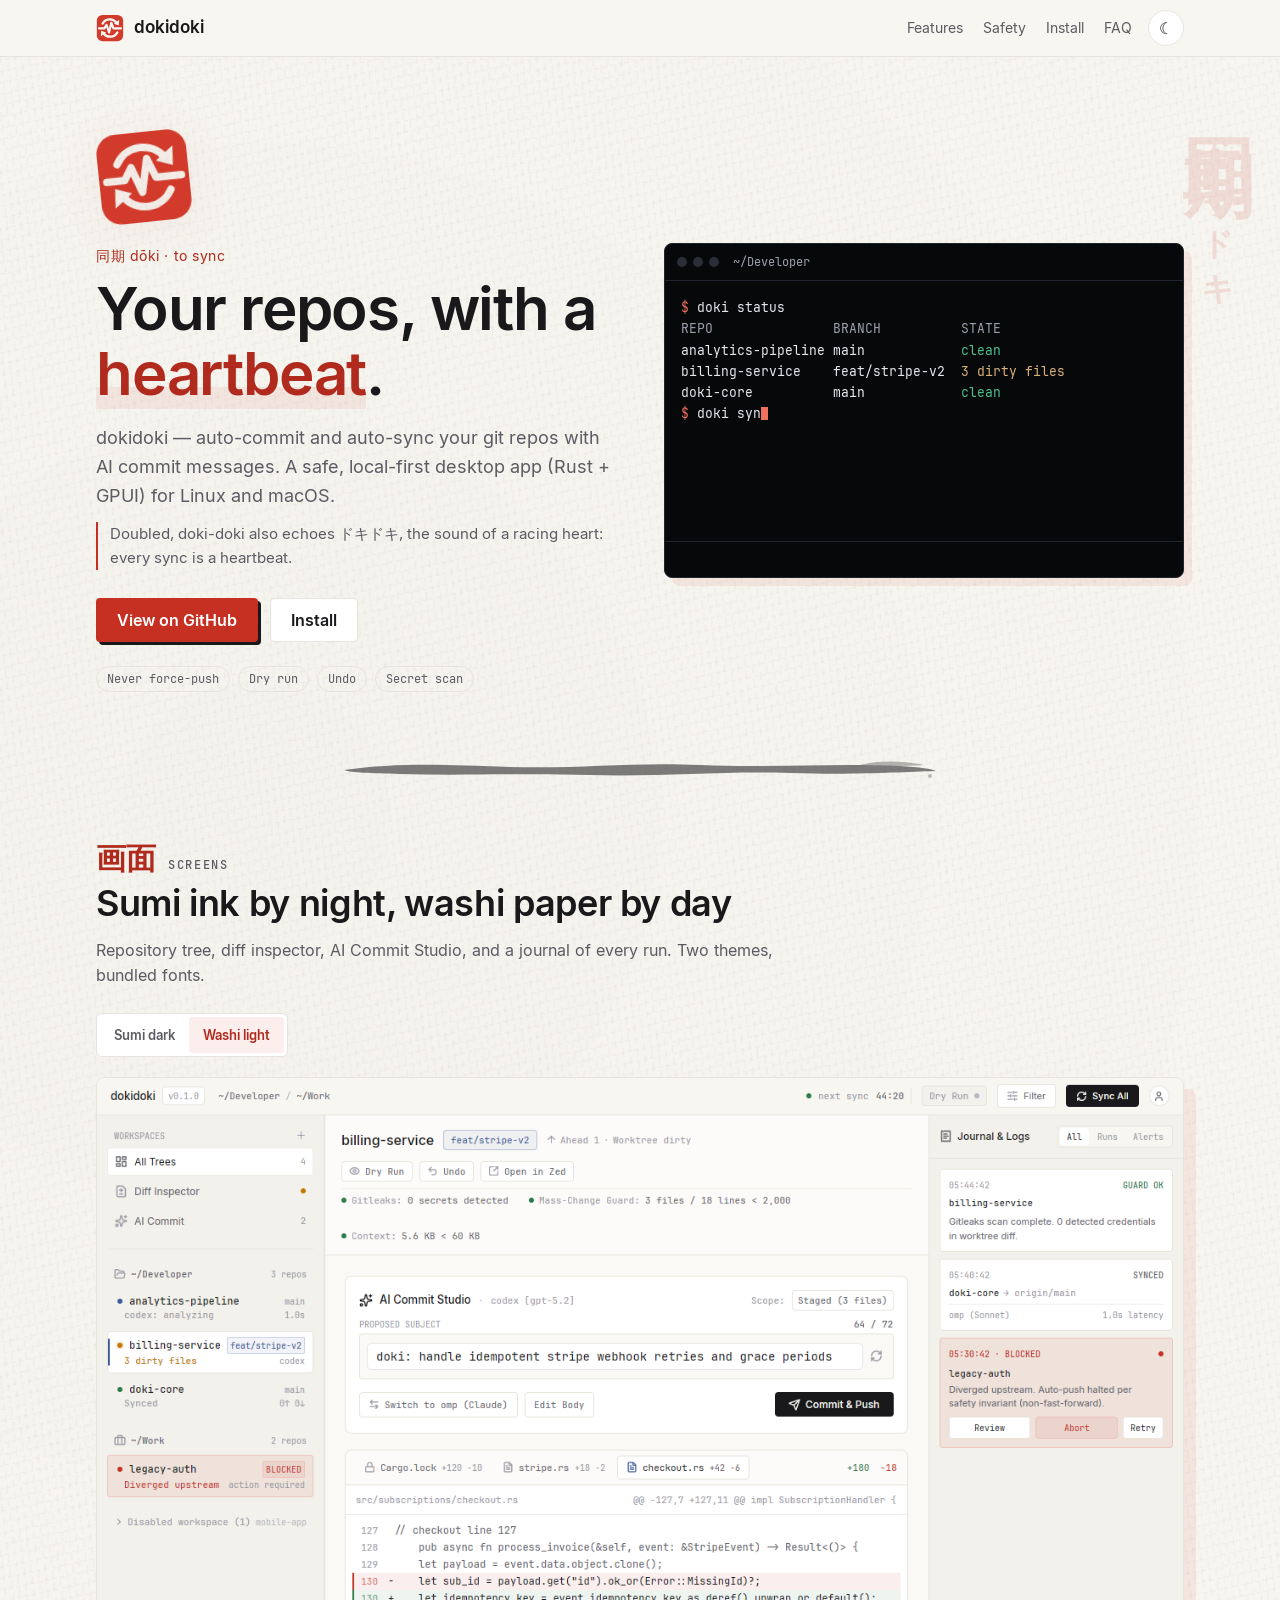
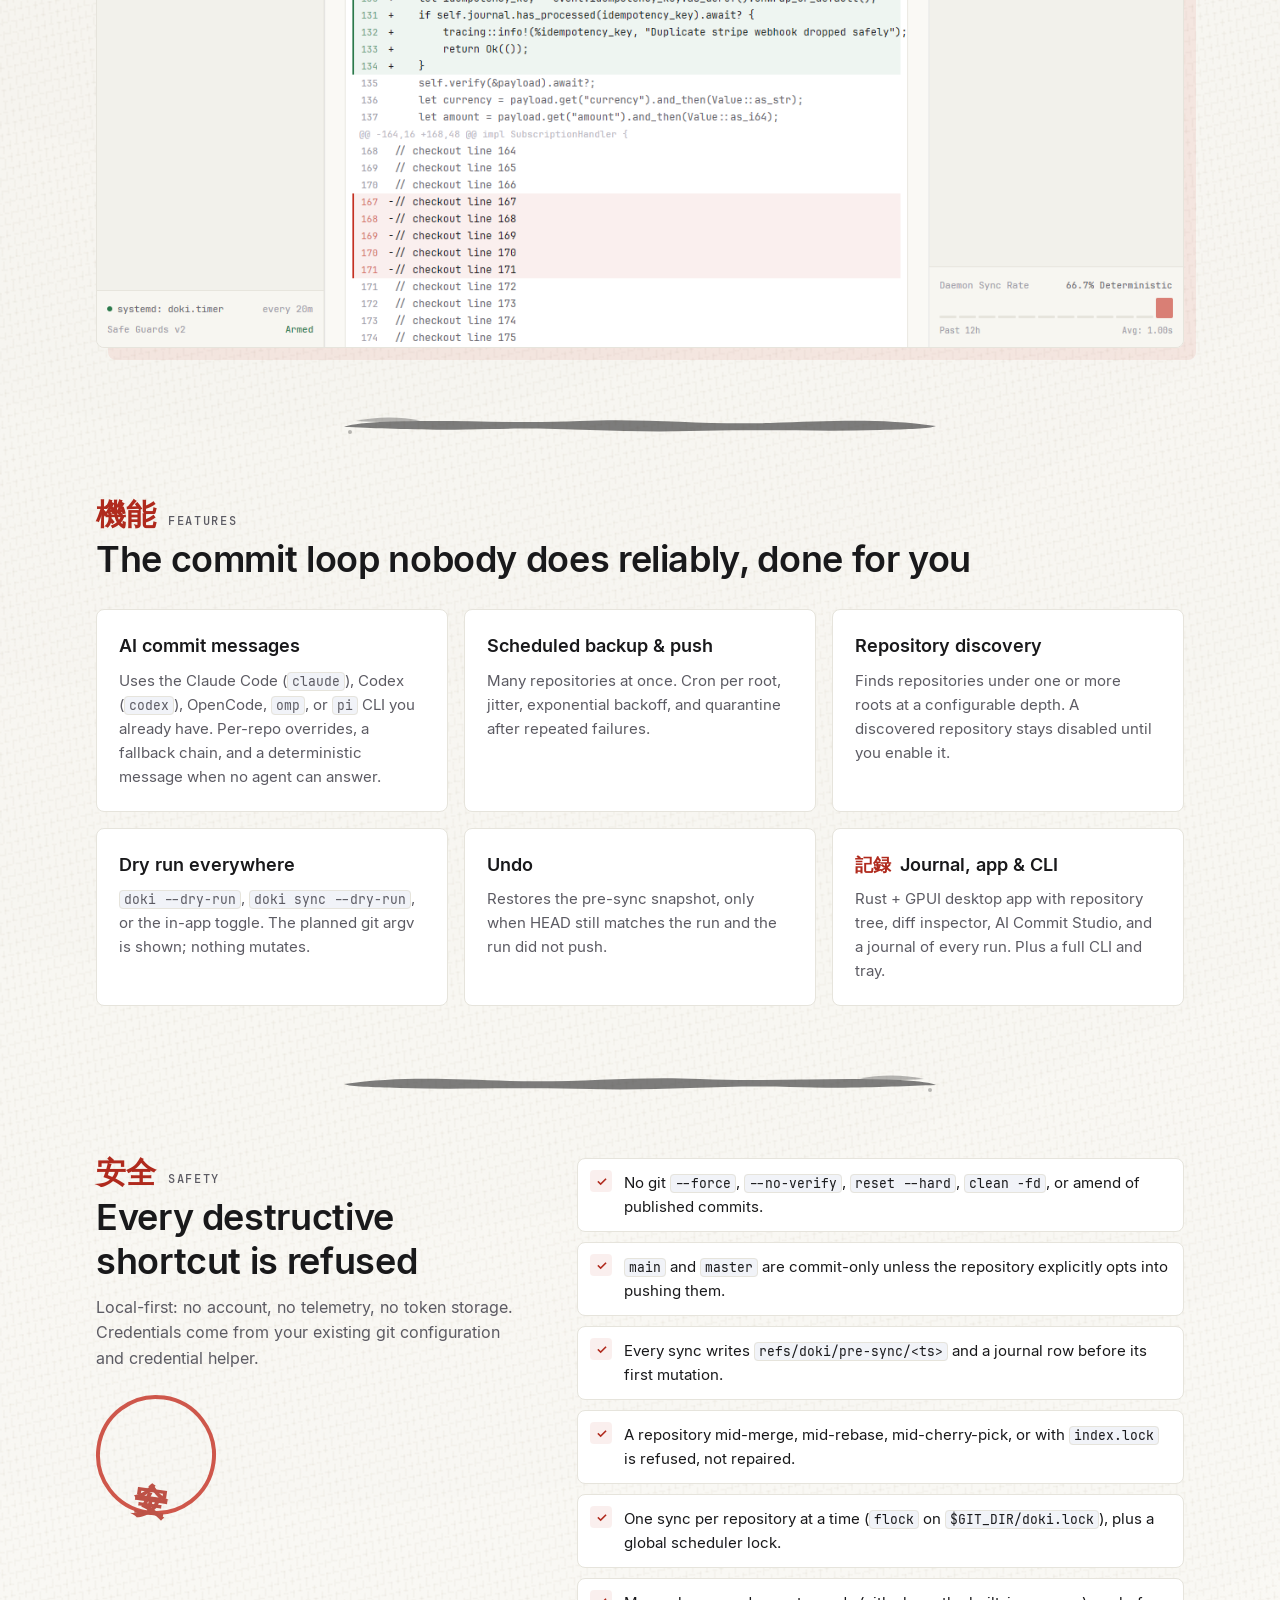
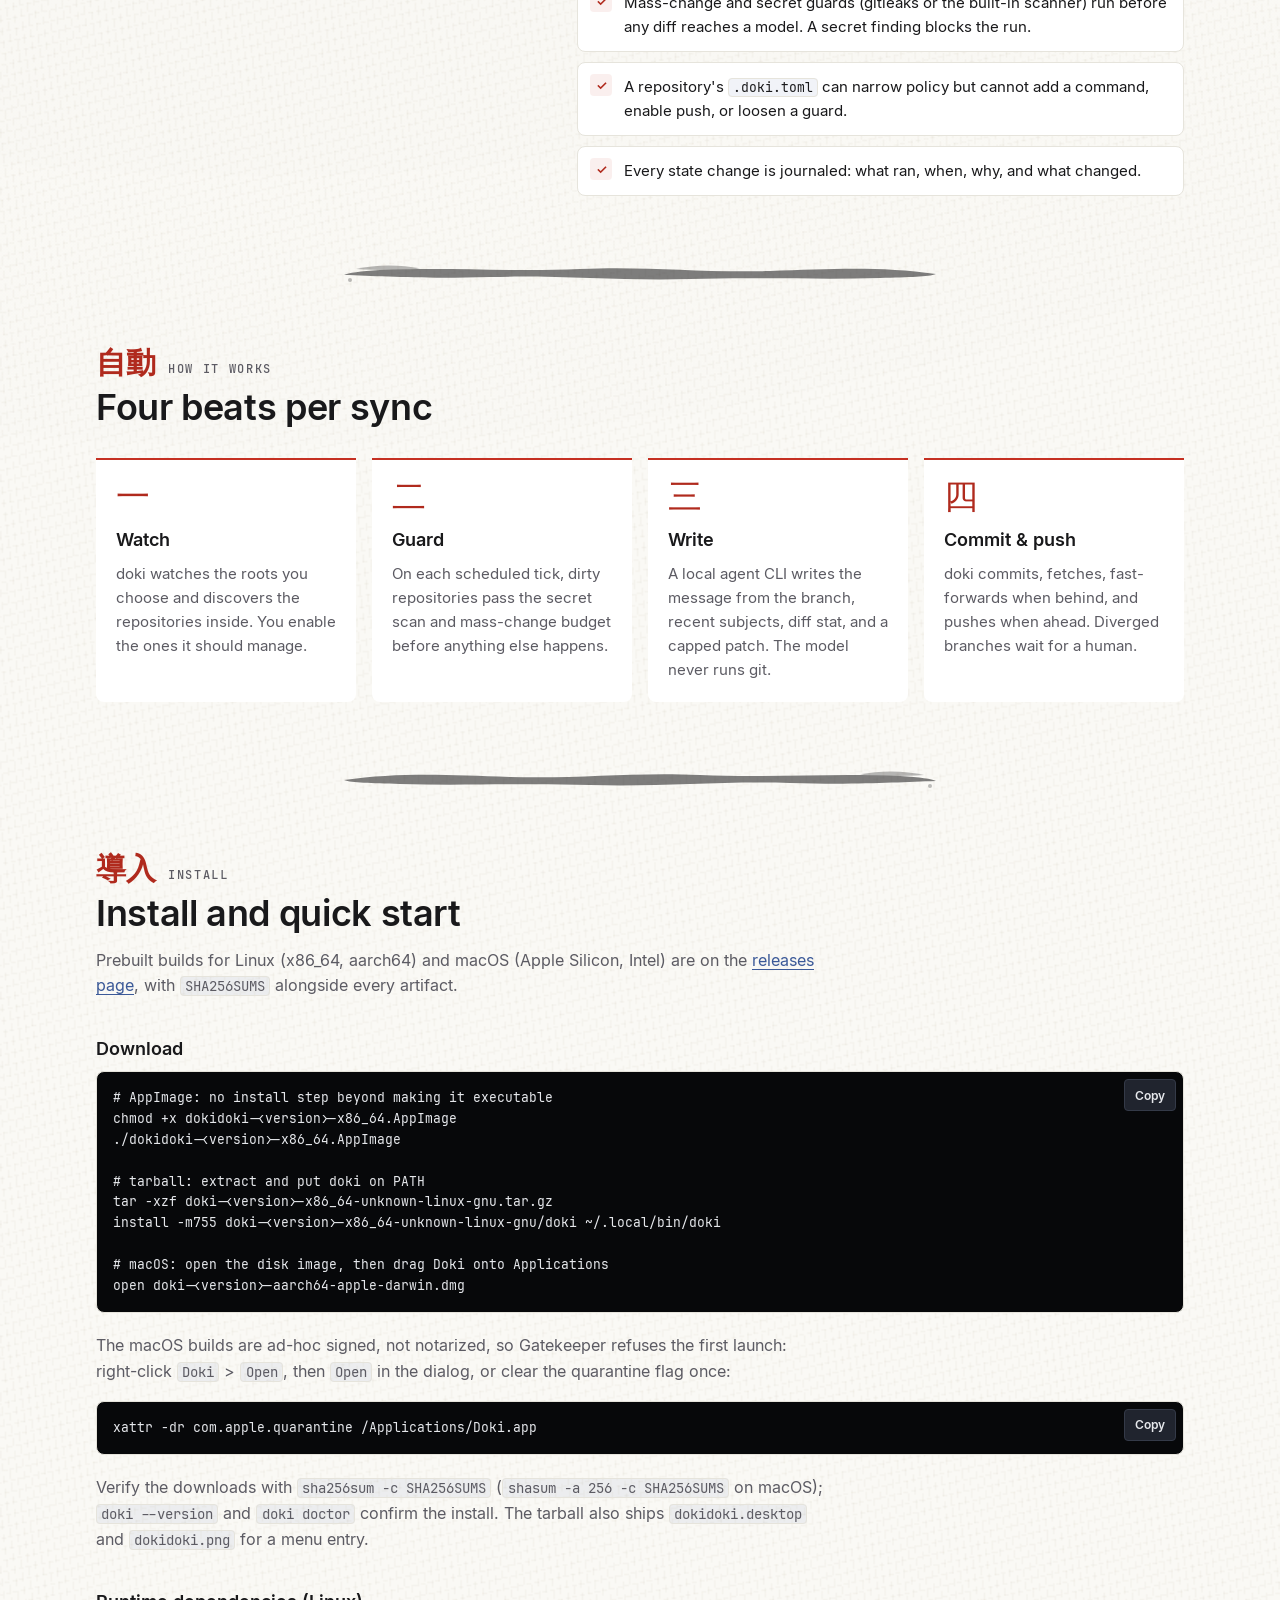
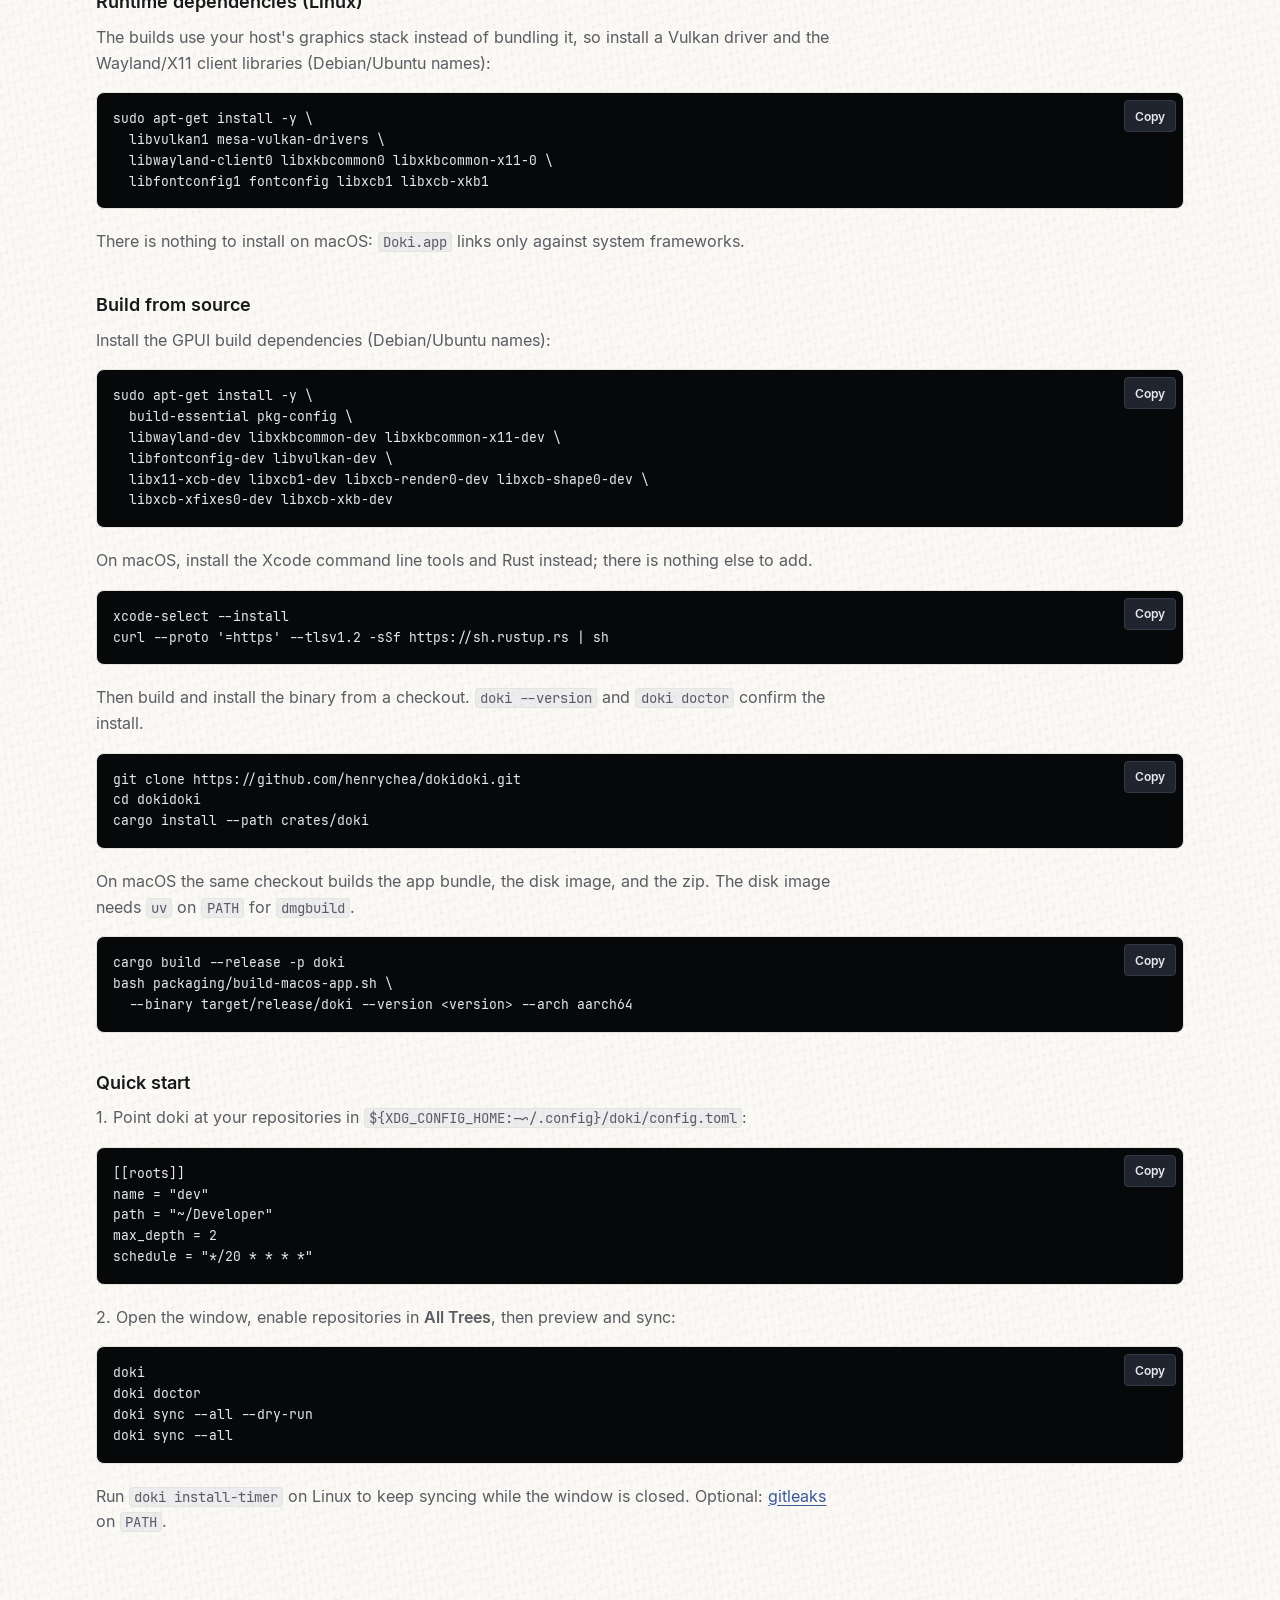
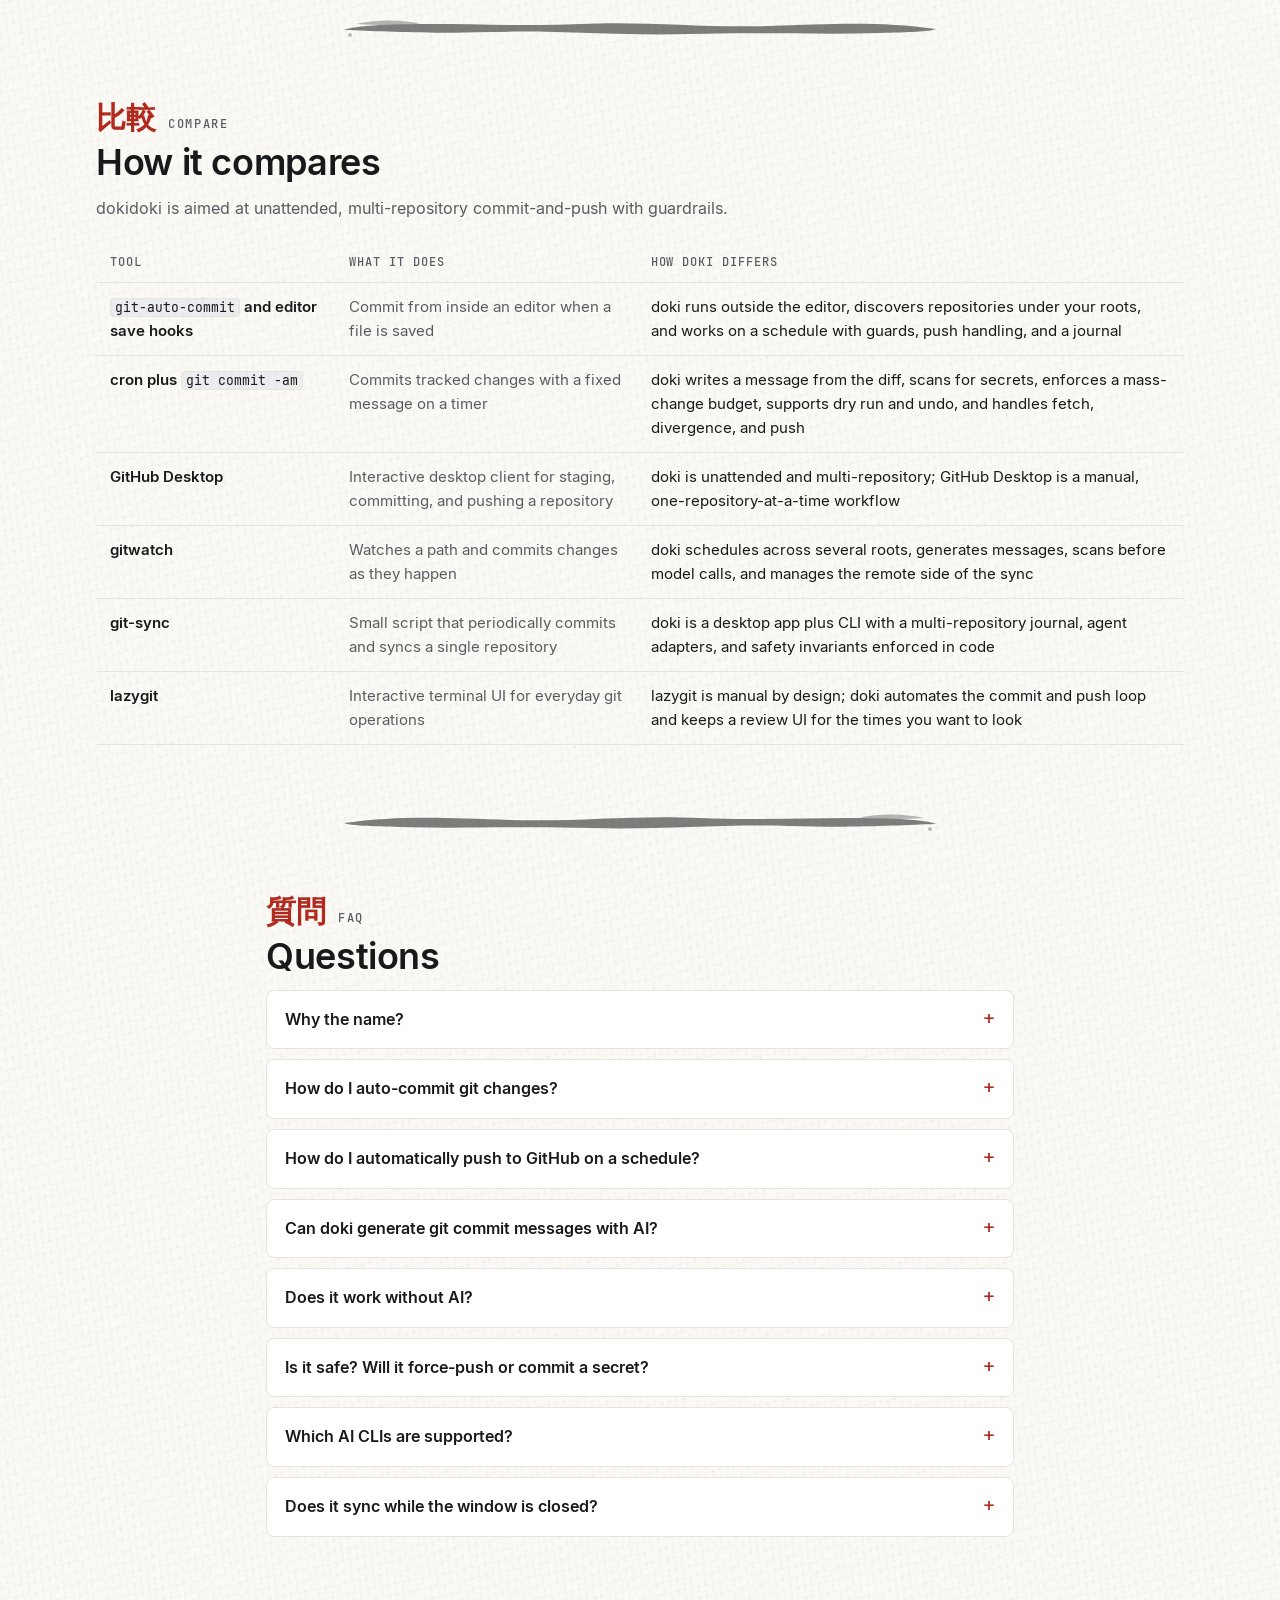
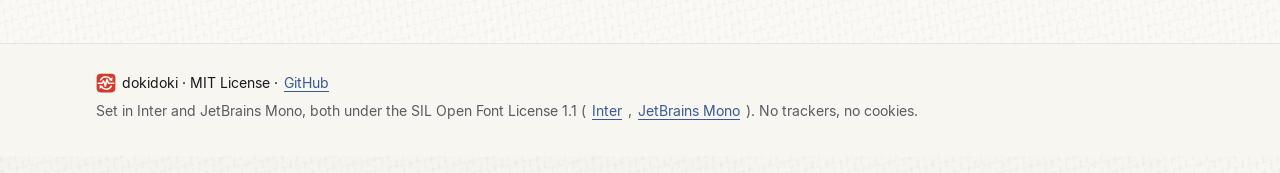
<file: site/index.html>
<!doctype html>
<html lang="en">
<head>
<meta charset="utf-8">
<meta name="viewport" content="width=device-width, initial-scale=1">
<title>dokidoki — AI git auto-commit &amp; auto-sync for Linux and macOS</title>
<meta name="description" content="dokidoki (from 同期, dōki: to sync) auto-commits and auto-syncs your git repos with AI commit messages. A safe, local-first Rust + GPUI desktop app and CLI for Linux and macOS: never force-pushes, scans for secrets, supports dry run and undo.">
<link rel="canonical" href="https://henrychea.github.io/dokidoki/">
<meta name="theme-color" content="#0b0c0e" media="(prefers-color-scheme: dark)">
<meta name="theme-color" content="#faf9f5" media="(prefers-color-scheme: light)">
<meta name="color-scheme" content="dark light">
<link rel="icon" href="assets/logo.svg" type="image/svg+xml">
<link rel="apple-touch-icon" href="assets/apple-touch-icon.png">
<meta property="og:type" content="website">
<meta property="og:site_name" content="dokidoki">
<meta property="og:title" content="dokidoki — AI git auto-commit &amp; auto-sync for Linux and macOS">
<meta property="og:description" content="Auto-commit and auto-sync your git repos with AI commit messages. Local-first, never force-pushes, dry run and undo.">
<meta property="og:url" content="https://henrychea.github.io/dokidoki/">
<meta property="og:image" content="https://henrychea.github.io/dokidoki/assets/sumi.png">
<meta property="og:image:width" content="1280">
<meta property="og:image:height" content="1024">
<meta property="og:image:alt" content="The dokidoki desktop app in the Sumi dark theme">
<meta name="twitter:card" content="summary_large_image">
<meta name="twitter:title" content="dokidoki — AI git auto-commit &amp; auto-sync for Linux and macOS">
<meta name="twitter:description" content="Auto-commit and auto-sync your git repos with AI commit messages. Local-first, never force-pushes, dry run and undo.">
<meta name="twitter:image" content="https://henrychea.github.io/dokidoki/assets/sumi.png">
<meta name="twitter:image:alt" content="The dokidoki desktop app in the Sumi dark theme">
<link rel="preload" href="assets/fonts/Inter-Regular.ttf" as="font" type="font/ttf" crossorigin>
<link rel="stylesheet" href="style.css">
<script>try{var t=localStorage.getItem("doki-theme");if(t==="light"||t==="dark")document.documentElement.dataset.theme=t}catch(e){}</script>
<script type="application/ld+json">
{
  "@context": "https://schema.org",
  "@type": "SoftwareApplication",
  "name": "dokidoki",
  "alternateName": "doki",
  "description": "Auto-commit and auto-sync your git repos with AI commit messages. A safe, local-first desktop app (Rust + GPUI) for Linux and macOS.",
  "url": "https://henrychea.github.io/dokidoki/",
  "operatingSystem": "Linux, macOS",
  "applicationCategory": "DeveloperApplication",
  "image": "https://henrychea.github.io/dokidoki/assets/sumi.png",
  "license": "https://opensource.org/licenses/MIT",
  "codeRepository": "https://github.com/henrychea/dokidoki",
  "offers": { "@type": "Offer", "price": "0", "priceCurrency": "USD" }
}
</script>
<script src="main.js" defer></script>
</head>
<body>
<a class="skip" href="#main">Skip to content</a>

<svg width="0" height="0" class="defs" aria-hidden="true" focusable="false">
  <symbol id="brush" viewBox="0 0 600 24">
    <path d="M4 14 C60 6 110 9 170 11 C240 13 290 6 360 9 C430 12 490 7 560 10 C580 11 592 13 596 15 C560 16 520 19 450 17 C380 15 320 21 250 19 C180 17 120 20 60 18 C30 17 12 17 4 14 Z"/>
    <path d="M520 9 C540 4 566 5 584 9 C566 10 548 11 520 9 Z" opacity=".55"/>
    <circle cx="590" cy="20" r="2" opacity=".5"/>
  </symbol>
</svg>

<header class="top">
  <div class="wrap top-in">
    <a class="brand" href="#top" aria-label="dokidoki home">
      <img src="assets/logo.svg" alt="" width="28" height="28">
      <span>dokidoki</span>
    </a>
    <nav aria-label="Primary">
      <ul>
        <li><a href="#features">Features</a></li>
        <li><a href="#safety">Safety</a></li>
        <li><a href="#install">Install</a></li>
        <li><a href="#faq">FAQ</a></li>
      </ul>
    </nav>
    <button class="theme-toggle" type="button" aria-label="Switch to light theme" data-theme-toggle>
      <span class="sun" aria-hidden="true">☀</span><span class="moon" aria-hidden="true">☾</span>
    </button>
  </div>
</header>

<main id="main">
  <section class="hero" id="top" aria-labelledby="hero-title">
    <div class="petals" aria-hidden="true"></div>
    <p class="tate" lang="ja" aria-hidden="true"><span>同期</span><small>ドキドキ</small></p>
    <div class="wrap hero-in">
      <div class="hero-copy">
        <div class="hanko" aria-hidden="true">
          <img src="assets/logo.svg" alt="" width="96" height="96">
        </div>
        <p class="eyebrow"><span lang="ja">同期</span> dōki · to sync</p>
        <h1 id="hero-title">Your repos, with a <span class="beat">heartbeat</span>.</h1>
        <p class="lede">dokidoki — auto-commit and auto-sync your git repos with AI commit messages. A safe, local-first desktop app (Rust + GPUI) for Linux and macOS.</p>
        <p class="pun">Doubled, doki-doki also echoes <span lang="ja">ドキドキ</span>, the sound of a racing heart: every sync is a heartbeat.</p>
        <div class="cta">
          <a class="btn primary" href="https://github.com/henrychea/dokidoki">View on GitHub</a>
          <a class="btn ghost" href="#install">Install</a>
        </div>
        <ul class="pills" aria-label="Highlights">
          <li>Never force-push</li>
          <li>Dry run</li>
          <li>Undo</li>
          <li>Secret scan</li>
        </ul>
      </div>
      <figure class="term" aria-label="Terminal demo: doki status, then doki sync writing an AI commit message">
        <div class="term-bar" aria-hidden="true"><i></i><i></i><i></i><span>~/Developer</span></div>
        <pre class="term-body" data-typed><code><span class="p">$</span> doki status
<span class="m">REPO               BRANCH          STATE</span>
analytics-pipeline main            <span class="ok">clean</span>
billing-service    feat/stripe-v2  <span class="warn">3 dirty files</span>
doki-core          main            <span class="ok">clean</span>
<span class="p">$</span> doki sync --repo billing-service
<span class="m">guard   gitleaks: 0 secrets · 3 files / 18 lines</span>
<span class="m">agent   codex [gpt-5.2] · 1.0s</span>
<span class="ok">commit</span>  doki: handle idempotent stripe webhook retries
<span class="ok">push</span>    feat/stripe-v2 → origin <span class="heart">♥ doki doki</span></code></pre>
        <svg class="ecg" viewBox="0 0 400 40" aria-hidden="true" focusable="false"><path d="M0 22 H140 L152 22 L160 8 L170 34 L180 4 L190 22 H230 L240 16 L248 22 H400"/></svg>
      </figure>
    </div>
  </section>

  <svg class="brush" aria-hidden="true" focusable="false"><use href="#brush"/></svg>

  <section class="sec" id="screens" aria-labelledby="screens-title">
    <div class="wrap">
      <div class="label"><span lang="ja" class="kanji">画面</span><span>Screens</span></div>
      <h2 id="screens-title">Sumi ink by night, washi paper by day</h2>
      <p class="sub">Repository tree, diff inspector, AI Commit Studio, and a journal of every run. Two themes, bundled fonts.</p>
      <div class="swap" role="group" aria-label="Screenshot theme">
        <button type="button" aria-pressed="true" data-shot="sumi">Sumi dark</button>
        <button type="button" aria-pressed="false" data-shot="washi">Washi light</button>
      </div>
      <figure class="shot">
        <img id="shot" src="assets/sumi.png" width="1280" height="1024" loading="lazy" decoding="async"
             alt="dokidoki in the Sumi dark theme: repository tree on the left, AI Commit Studio with a proposed doki: subject and a diff in the center, journal and logs on the right">
      </figure>
    </div>
  </section>

  <svg class="brush flip" aria-hidden="true" focusable="false"><use href="#brush"/></svg>

  <section class="sec" id="features" aria-labelledby="features-title">
    <div class="wrap">
      <div class="label"><span lang="ja" class="kanji">機能</span><span>Features</span></div>
      <h2 id="features-title">The commit loop nobody does reliably, done for you</h2>
      <ul class="cards">
        <li class="card" data-stamp="筆">
          <h3>AI commit messages</h3>
          <p>Uses the Claude Code (<code>claude</code>), Codex (<code>codex</code>), OpenCode, <code>omp</code>, or <code>pi</code> CLI you already have. Per-repo overrides, a fallback chain, and a deterministic message when no agent can answer.</p>
        </li>
        <li class="card" data-stamp="時">
          <h3>Scheduled backup &amp; push</h3>
          <p>Many repositories at once. Cron per root, jitter, exponential backoff, and quarantine after repeated failures.</p>
        </li>
        <li class="card" data-stamp="探">
          <h3>Repository discovery</h3>
          <p>Finds repositories under one or more roots at a configurable depth. A discovered repository stays disabled until you enable it.</p>
        </li>
        <li class="card" data-stamp="試">
          <h3>Dry run everywhere</h3>
          <p><code>doki --dry-run</code>, <code>doki sync --dry-run</code>, or the in-app toggle. The planned git argv is shown; nothing mutates.</p>
        </li>
        <li class="card" data-stamp="戻">
          <h3>Undo</h3>
          <p>Restores the pre-sync snapshot, only when HEAD still matches the run and the run did not push.</p>
        </li>
        <li class="card" data-stamp="記">
          <h3><span lang="ja" class="kanji-inline">記録</span> Journal, app &amp; CLI</h3>
          <p>Rust + GPUI desktop app with repository tree, diff inspector, AI Commit Studio, and a journal of every run. Plus a full CLI and tray.</p>
        </li>
      </ul>
    </div>
  </section>

  <svg class="brush" aria-hidden="true" focusable="false"><use href="#brush"/></svg>

  <section class="sec" id="safety" aria-labelledby="safety-title">
    <div class="wrap safety">
      <div>
        <div class="label"><span lang="ja" class="kanji">安全</span><span>Safety</span></div>
        <h2 id="safety-title">Every destructive shortcut is refused</h2>
        <p class="sub">Local-first: no account, no telemetry, no token storage. Credentials come from your existing git configuration and credential helper.</p>
        <div class="seal" aria-hidden="true"><span lang="ja">安全</span></div>
      </div>
      <ul class="guarantees">
        <li>No git <code>--force</code>, <code>--no-verify</code>, <code>reset --hard</code>, <code>clean -fd</code>, or amend of published commits.</li>
        <li><code>main</code> and <code>master</code> are commit-only unless the repository explicitly opts into pushing them.</li>
        <li>Every sync writes <code>refs/doki/pre-sync/&lt;ts&gt;</code> and a journal row before its first mutation.</li>
        <li>A repository mid-merge, mid-rebase, mid-cherry-pick, or with <code>index.lock</code> is refused, not repaired.</li>
        <li>One sync per repository at a time (<code>flock</code> on <code>$GIT_DIR/doki.lock</code>), plus a global scheduler lock.</li>
        <li>Mass-change and secret guards (gitleaks or the built-in scanner) run before any diff reaches a model. A secret finding blocks the run.</li>
        <li>A repository's <code>.doki.toml</code> can narrow policy but cannot add a command, enable push, or loosen a guard.</li>
        <li>Every state change is journaled: what ran, when, why, and what changed.</li>
      </ul>
    </div>
  </section>

  <svg class="brush flip" aria-hidden="true" focusable="false"><use href="#brush"/></svg>

  <section class="sec" id="how" aria-labelledby="how-title">
    <div class="wrap">
      <div class="label"><span lang="ja" class="kanji">自動</span><span>How it works</span></div>
      <h2 id="how-title">Four beats per sync</h2>
      <ol class="steps">
        <li><span class="num" lang="ja" aria-hidden="true">一</span><h3>Watch</h3><p>doki watches the roots you choose and discovers the repositories inside. You enable the ones it should manage.</p></li>
        <li><span class="num" lang="ja" aria-hidden="true">二</span><h3>Guard</h3><p>On each scheduled tick, dirty repositories pass the secret scan and mass-change budget before anything else happens.</p></li>
        <li><span class="num" lang="ja" aria-hidden="true">三</span><h3>Write</h3><p>A local agent CLI writes the message from the branch, recent subjects, diff stat, and a capped patch. The model never runs git.</p></li>
        <li><span class="num" lang="ja" aria-hidden="true">四</span><h3>Commit &amp; push</h3><p>doki commits, fetches, fast-forwards when behind, and pushes when ahead. Diverged branches wait for a human.</p></li>
      </ol>
    </div>
  </section>

  <svg class="brush" aria-hidden="true" focusable="false"><use href="#brush"/></svg>

  <section class="sec" id="install" aria-labelledby="install-title">
    <div class="wrap">
      <div class="label"><span lang="ja" class="kanji">導入</span><span>Install</span></div>
      <h2 id="install-title">Install and quick start</h2>
      <p class="sub">Prebuilt builds for Linux (x86_64, aarch64) and macOS (Apple Silicon, Intel) are on the <a href="https://github.com/henrychea/dokidoki/releases/latest">releases page</a>, with <code>SHA256SUMS</code> alongside every artifact.</p>
      <h3 class="h3">Download</h3>
      <div class="code">
        <button type="button" class="copy">Copy</button>
        <pre><code># AppImage: no install step beyond making it executable
chmod +x dokidoki-&lt;version&gt;-x86_64.AppImage
./dokidoki-&lt;version&gt;-x86_64.AppImage

# tarball: extract and put doki on PATH
tar -xzf doki-&lt;version&gt;-x86_64-unknown-linux-gnu.tar.gz
install -m755 doki-&lt;version&gt;-x86_64-unknown-linux-gnu/doki ~/.local/bin/doki

# macOS: open the disk image, then drag Doki onto Applications
open doki-&lt;version&gt;-aarch64-apple-darwin.dmg</code></pre>
      </div>
      <p class="sub">The macOS builds are ad-hoc signed, not notarized, so Gatekeeper refuses the first launch: right-click <code>Doki</code> &gt; <code>Open</code>, then <code>Open</code> in the dialog, or clear the quarantine flag once:</p>
      <div class="code">
        <button type="button" class="copy">Copy</button>
        <pre><code>xattr -dr com.apple.quarantine /Applications/Doki.app</code></pre>
      </div>
      <p class="sub">Verify the downloads with <code>sha256sum -c SHA256SUMS</code> (<code>shasum -a 256 -c SHA256SUMS</code> on macOS); <code>doki --version</code> and <code>doki doctor</code> confirm the install. The tarball also ships <code>dokidoki.desktop</code> and <code>dokidoki.png</code> for a menu entry.</p>
      <h3 class="h3">Runtime dependencies (Linux)</h3>
      <p class="sub">The builds use your host's graphics stack instead of bundling it, so install a Vulkan driver and the Wayland/X11 client libraries (Debian/Ubuntu names):</p>
      <div class="code">
        <button type="button" class="copy">Copy</button>
        <pre><code>sudo apt-get install -y \
  libvulkan1 mesa-vulkan-drivers \
  libwayland-client0 libxkbcommon0 libxkbcommon-x11-0 \
  libfontconfig1 fontconfig libxcb1 libxcb-xkb1</code></pre>
      </div>
      <p class="sub">There is nothing to install on macOS: <code>Doki.app</code> links only against system frameworks.</p>
      <h3 class="h3">Build from source</h3>
      <p class="sub">Install the GPUI build dependencies (Debian/Ubuntu names):</p>
      <div class="code">
        <button type="button" class="copy">Copy</button>
        <pre><code>sudo apt-get install -y \
  build-essential pkg-config \
  libwayland-dev libxkbcommon-dev libxkbcommon-x11-dev \
  libfontconfig-dev libvulkan-dev \
  libx11-xcb-dev libxcb1-dev libxcb-render0-dev libxcb-shape0-dev \
  libxcb-xfixes0-dev libxcb-xkb-dev</code></pre>
      </div>
      <p class="sub">On macOS, install the Xcode command line tools and Rust instead; there is nothing else to add.</p>
      <div class="code">
        <button type="button" class="copy">Copy</button>
        <pre><code>xcode-select --install
curl --proto '=https' --tlsv1.2 -sSf https://sh.rustup.rs | sh</code></pre>
      </div>
      <p class="sub">Then build and install the binary from a checkout. <code>doki --version</code> and <code>doki doctor</code> confirm the install.</p>
      <div class="code">
        <button type="button" class="copy">Copy</button>
        <pre><code>git clone https://github.com/henrychea/dokidoki.git
cd dokidoki
cargo install --path crates/doki</code></pre>
      </div>
      <p class="sub">On macOS the same checkout builds the app bundle, the disk image, and the zip. The disk image needs <code>uv</code> on <code>PATH</code> for <code>dmgbuild</code>.</p>
      <div class="code">
        <button type="button" class="copy">Copy</button>
        <pre><code>cargo build --release -p doki
bash packaging/build-macos-app.sh \
  --binary target/release/doki --version &lt;version&gt; --arch aarch64</code></pre>
      </div>
      <h3 class="h3">Quick start</h3>
      <p class="sub">1. Point doki at your repositories in <code>${XDG_CONFIG_HOME:-~/.config}/doki/config.toml</code>:</p>
      <div class="code">
        <button type="button" class="copy">Copy</button>
        <pre><code>[[roots]]
name = "dev"
path = "~/Developer"
max_depth = 2
schedule = "*/20 * * * *"</code></pre>
      </div>
      <p class="sub">2. Open the window, enable repositories in <strong>All Trees</strong>, then preview and sync:</p>
      <div class="code">
        <button type="button" class="copy">Copy</button>
        <pre><code>doki
doki doctor
doki sync --all --dry-run
doki sync --all</code></pre>
      </div>
      <p class="sub">Run <code>doki install-timer</code> on Linux to keep syncing while the window is closed. Optional: <a href="https://github.com/gitleaks/gitleaks">gitleaks</a> on <code>PATH</code>.</p>
    </div>
  </section>

  <svg class="brush flip" aria-hidden="true" focusable="false"><use href="#brush"/></svg>

  <section class="sec" id="compare" aria-labelledby="compare-title">
    <div class="wrap">
      <div class="label"><span lang="ja" class="kanji">比較</span><span>Compare</span></div>
      <h2 id="compare-title">How it compares</h2>
      <p class="sub">dokidoki is aimed at unattended, multi-repository commit-and-push with guardrails.</p>
      <table class="cmp">
        <thead><tr><th scope="col">Tool</th><th scope="col">What it does</th><th scope="col">How doki differs</th></tr></thead>
        <tbody>
          <tr><th scope="row"><code>git-auto-commit</code> and editor save hooks</th><td data-label="What it does">Commit from inside an editor when a file is saved</td><td data-label="How doki differs">doki runs outside the editor, discovers repositories under your roots, and works on a schedule with guards, push handling, and a journal</td></tr>
          <tr><th scope="row">cron plus <code>git commit -am</code></th><td data-label="What it does">Commits tracked changes with a fixed message on a timer</td><td data-label="How doki differs">doki writes a message from the diff, scans for secrets, enforces a mass-change budget, supports dry run and undo, and handles fetch, divergence, and push</td></tr>
          <tr><th scope="row">GitHub Desktop</th><td data-label="What it does">Interactive desktop client for staging, committing, and pushing a repository</td><td data-label="How doki differs">doki is unattended and multi-repository; GitHub Desktop is a manual, one-repository-at-a-time workflow</td></tr>
          <tr><th scope="row">gitwatch</th><td data-label="What it does">Watches a path and commits changes as they happen</td><td data-label="How doki differs">doki schedules across several roots, generates messages, scans before model calls, and manages the remote side of the sync</td></tr>
          <tr><th scope="row">git-sync</th><td data-label="What it does">Small script that periodically commits and syncs a single repository</td><td data-label="How doki differs">doki is a desktop app plus CLI with a multi-repository journal, agent adapters, and safety invariants enforced in code</td></tr>
          <tr><th scope="row">lazygit</th><td data-label="What it does">Interactive terminal UI for everyday git operations</td><td data-label="How doki differs">lazygit is manual by design; doki automates the commit and push loop and keeps a review UI for the times you want to look</td></tr>
        </tbody>
      </table>
    </div>
  </section>

  <svg class="brush" aria-hidden="true" focusable="false"><use href="#brush"/></svg>

  <section class="sec" id="faq" aria-labelledby="faq-title">
    <div class="wrap narrow">
      <div class="label"><span lang="ja" class="kanji">質問</span><span>FAQ</span></div>
      <h2 id="faq-title">Questions</h2>
      <details>
        <summary>Why the name?</summary>
        <p><span lang="ja">同期</span> (dōki) is Japanese for synchronization, to sync. Doubled, doki-doki sounds like <span lang="ja">ドキドキ</span>, the sound of a pounding heart, so every sync gets a little heartbeat.</p>
      </details>
      <details>
        <summary>How do I auto-commit git changes?</summary>
        <p>Add the folder that holds your repositories to <code>config.toml</code>, open <code>doki</code>, and enable the repositories you want managed. Each root has a cron schedule; on each tick doki checks the working tree, and a repository with tracked changes gets a commit with a message written from the diff.</p>
      </details>
      <details>
        <summary>How do I automatically push to GitHub on a schedule?</summary>
        <p>Keep <code>push_mode = "push"</code> (the default). After committing, doki fetches the repository's upstream, fast-forwards when the branch is only behind, and pushes when it is ahead. <code>main</code> and <code>master</code> stay commit-only until that repository opts in. <code>doki install-timer</code> keeps the schedule running with the window closed.</p>
      </details>
      <details>
        <summary>Can doki generate git commit messages with AI?</summary>
        <p>Yes. doki builds a prompt from the branch, recent subjects, the diff stat, and a capped patch, then calls a local agent CLI. It supports Claude Code (<code>claude</code>), Codex, OpenCode, <code>omp</code>, and <code>pi</code>, with a model per CLI. The model never runs git and never sees the repository working tree; doki creates the commit itself.</p>
      </details>
      <details>
        <summary>Does it work without AI?</summary>
        <p>Yes. Set <code>[agent] order = []</code>, or leave no agent installed. doki falls back to a deterministic message such as <code>doki: update 3 files (src, docs)</code>, and the run is marked as a fallback. Guarding, committing, pushing, journaling, and undo all work the same.</p>
      </details>
      <details>
        <summary>Is it safe? Will it force-push or commit a secret?</summary>
        <p>doki never force-pushes. Diverged branches stop and wait for a human, protected branches are not pushed without an opt-in, and repositories in the middle of a merge, rebase, or cherry-pick are refused. Before a diff reaches a model, gitleaks (or the built-in scanner) and a mass-change guard run; a finding blocks the run. Dry run and pre-sync snapshots let you preview and undo.</p>
      </details>
      <details>
        <summary>Which AI CLIs are supported?</summary>
        <p>Claude Code (<code>claude</code>), Codex (<code>codex</code>), OpenCode (<code>opencode</code>), <code>omp</code>, and <code>pi</code>. Each has an adapter with its own non-interactive invocation and model flag. <code>doki agents test</code> proves an adapter works before you rely on it.</p>
      </details>
      <details>
        <summary>Does it sync while the window is closed?</summary>
        <p>Yes on both platforms, with different plumbing. <code>doki run --background</code> schedules syncs without a window and shows a tray icon on Linux. On Linux you can also run <code>doki install-timer</code> to generate a systemd user timer that calls <code>doki sync --due</code>. macOS has no tray and no timer integration yet, so start <code>doki run --background</code> yourself if you want the scheduler without the window. doki never edits your crontab.</p>
      </details>
    </div>
  </section>
</main>

<footer class="foot">
  <div class="wrap foot-in">
    <p><img src="assets/logo.svg" alt="" width="20" height="20"> dokidoki · MIT License · <a href="https://github.com/henrychea/dokidoki">GitHub</a></p>
    <p class="m">Set in Inter and JetBrains Mono, both under the SIL Open Font License 1.1 (<a href="assets/fonts/Inter-OFL.txt">Inter</a>, <a href="assets/fonts/JetBrainsMono-OFL.txt">JetBrains Mono</a>). No trackers, no cookies.</p>
  </div>
</footer>
<p class="sr" aria-live="polite" id="status"></p>
</body>
</html>
</file>
<file: site/style.css>
@font-face { font-family: "Inter"; src: url("assets/fonts/Inter-Regular.ttf") format("truetype"); font-weight: 400; font-display: swap; }
@font-face { font-family: "Inter"; src: url("assets/fonts/Inter-SemiBold.ttf") format("truetype"); font-weight: 600; font-display: swap; }
@font-face { font-family: "JetBrains Mono"; src: url("assets/fonts/JetBrainsMono-Regular.ttf") format("truetype"); font-weight: 400; font-display: swap; }
@font-face { font-family: "JetBrains Mono"; src: url("assets/fonts/JetBrainsMono-SemiBold.ttf") format("truetype"); font-weight: 600; font-display: swap; }

:root {
  --canvas: #0b0c0e;
  --chrome: #07080a;
  --pane: #101216;
  --hairline: #20242e;
  --text: #f0f2f5;
  --muted: #9aa1ad;
  --accent: #7aa2f7;
  --accent-surface: rgba(122, 162, 247, .08);
  --success: #3da678;
  --warning: #c89d5c;
  --verm: #e05244;
  --verm-text: #f0705f;
  --verm-surface: rgba(224, 82, 68, .10);
  --fiber: rgba(255, 255, 255, .018);
  --ink: #f0f2f5;
  --serif: "Noto Serif JP", "Hiragino Mincho ProN", "Yu Mincho", "Source Han Serif", serif;
  --sans: "Inter", system-ui, sans-serif;
  --mono: "JetBrains Mono", ui-monospace, monospace;
  color-scheme: dark;
}
@media (prefers-color-scheme: light) {
  :root:not([data-theme="dark"]) {
    --canvas: #faf9f5; --chrome: #f7f6f1; --pane: #ffffff; --hairline: #e6e4dc;
    --text: #19191b; --muted: #5c5b63; --accent: #3b5998; --accent-surface: rgba(59, 89, 152, .07);
    --success: #2b7a4b; --warning: #c27803; --verm: #c53022; --verm-text: #b02a1d;
    --verm-surface: rgba(197, 48, 34, .08); --fiber: rgba(120, 100, 60, .045); --ink: #19191b;
    color-scheme: light;
  }
}
:root[data-theme="light"] {
  --canvas: #faf9f5; --chrome: #f7f6f1; --pane: #ffffff; --hairline: #e6e4dc;
  --text: #19191b; --muted: #5c5b63; --accent: #3b5998; --accent-surface: rgba(59, 89, 152, .07);
  --success: #2b7a4b; --warning: #c27803; --verm: #c53022; --verm-text: #b02a1d;
  --verm-surface: rgba(197, 48, 34, .08); --fiber: rgba(120, 100, 60, .045); --ink: #19191b;
  color-scheme: light;
}

*, *::before, *::after { box-sizing: border-box; }
html { scroll-behavior: smooth; -webkit-text-size-adjust: 100%; }
body {
  margin: 0;
  font: 16px/1.6 var(--sans);
  color: var(--text);
  background-color: var(--canvas);
  background-image:
    repeating-linear-gradient(83deg, var(--fiber) 0 1px, transparent 1px 7px),
    repeating-linear-gradient(-12deg, var(--fiber) 0 1px, transparent 1px 11px),
    radial-gradient(circle at 20% 10%, var(--fiber), transparent 40%);
  overflow-x: hidden;
}
img { max-width: 100%; height: auto; display: block; }
a { color: var(--accent); text-underline-offset: 3px; }
code { font: .88em var(--mono); background: var(--accent-surface); border: 1px solid var(--hairline); border-radius: 4px; padding: 0 .3em; overflow-wrap: anywhere; }
:focus-visible { outline: 2px solid var(--accent); outline-offset: 3px; border-radius: 4px; }
[lang="ja"] { font-family: var(--serif); }
.defs { position: absolute; }
.sr { position: absolute; width: 1px; height: 1px; overflow: hidden; clip: rect(0 0 0 0); white-space: nowrap; }

.skip { position: absolute; left: 16px; top: -60px; z-index: 10; background: var(--verm); color: #fff; padding: 8px 14px; border-radius: 4px; font-weight: 600; }
.skip:focus { top: 12px; }

.wrap { max-width: 1120px; margin: 0 auto; padding: 0 16px; }
.narrow { max-width: 780px; }

.top { position: sticky; top: 0; z-index: 5; background: color-mix(in srgb, var(--chrome) 88%, transparent); border-bottom: 1px solid var(--hairline); backdrop-filter: blur(8px); }
.top-in { display: flex; align-items: center; gap: 16px; height: 56px; }
.brand { display: flex; align-items: center; gap: 10px; color: var(--text); text-decoration: none; font-weight: 600; font-size: 17px; }
.top nav { margin-left: auto; }
.top ul { display: flex; gap: 20px; list-style: none; margin: 0; padding: 0; }
.top nav a { color: var(--muted); text-decoration: none; font-size: 14px; }
.top nav a:hover { color: var(--text); }
.theme-toggle { width: 36px; height: 36px; border-radius: 50%; border: 1px solid var(--hairline); background: var(--pane); color: var(--text); cursor: pointer; font-size: 16px; }
.theme-toggle .sun { display: inline; }
.theme-toggle .moon { display: none; }
:root[data-theme="light"] .theme-toggle .sun { display: none; }
:root[data-theme="light"] .theme-toggle .moon { display: inline; }
@media (prefers-color-scheme: light) {
  :root:not([data-theme="dark"]) .theme-toggle .sun { display: none; }
  :root:not([data-theme="dark"]) .theme-toggle .moon { display: inline; }
}

.hero { position: relative; overflow: hidden; padding: 72px 0 56px; }
.hero-in { position: relative; display: grid; grid-template-columns: 1fr 1fr; gap: 48px; align-items: center; }
.tate { position: absolute; right: 2%; top: 24px; margin: 0; writing-mode: vertical-rl; display: flex; align-items: center; gap: 16px; font-size: 72px; line-height: 1; letter-spacing: .12em; color: var(--verm); opacity: .12; font-weight: 600; pointer-events: none; }
.hanko { width: 96px; height: 96px; margin-bottom: 20px; transform: rotate(-6deg); animation: doki 1.6s ease-in-out infinite; filter: drop-shadow(0 6px 18px var(--verm-surface)); }
@keyframes doki {
  0%, 40%, 100% { transform: rotate(-6deg) scale(1); }
  10% { transform: rotate(-6deg) scale(1.12); }
  20% { transform: rotate(-6deg) scale(1.02); }
  28% { transform: rotate(-6deg) scale(1.08); }
}
.eyebrow { margin: 0 0 8px; color: var(--verm-text); font-size: 14px; letter-spacing: .04em; }
h1 { font-size: clamp(36px, 6vw, 60px); line-height: 1.08; letter-spacing: -.02em; margin: 0 0 18px; font-weight: 600; }
.beat { color: var(--verm-text); background: linear-gradient(transparent 70%, var(--verm-surface) 70%); }
.lede { font-size: 18px; color: var(--muted); max-width: 34em; margin: 0 0 12px; }
.pun { font-size: 15px; color: var(--muted); max-width: 38em; margin: 0 0 28px; padding-left: 12px; border-left: 2px solid var(--verm); }
.tate small { font-size: .45em; }
.cta { display: flex; flex-wrap: wrap; gap: 12px; margin-bottom: 24px; }
.btn { display: inline-flex; align-items: center; min-height: 44px; padding: 0 20px; border-radius: 4px; font-weight: 600; text-decoration: none; border: 1px solid transparent; transition: transform .15s; }
.btn:hover { transform: translateY(-2px); }
.btn.primary { background: #c53022; color: #fff; box-shadow: 3px 3px 0 var(--ink); }
.btn.ghost { color: var(--text); border-color: var(--hairline); background: var(--pane); }
.pills { display: flex; flex-wrap: wrap; gap: 8px; list-style: none; padding: 0; margin: 0; }
.pills li { font: 12px var(--mono); color: var(--muted); border: 1px solid var(--hairline); padding: 4px 10px; border-radius: 99px; }

.petals { position: absolute; inset: 0; pointer-events: none; }
.petal { position: absolute; top: -20px; width: 12px; height: 10px; background: #e8a0a8; border-radius: 12px 0 12px 0; opacity: .7; animation: fall linear infinite; }
.petal.ink { background: var(--ink); border-radius: 50%; width: 6px; height: 6px; opacity: .35; }
.petals.paused .petal { animation-play-state: paused; }
@keyframes fall {
  to { transform: translate(var(--dx, 60px), 720px) rotate(540deg); opacity: 0; }
}

.term { margin: 0; background: #07080a; color: #e6e8ec; border: 1px solid #20242e; border-radius: 8px; box-shadow: 8px 8px 0 var(--verm-surface); overflow: hidden; min-width: 0; }
.term-bar { display: flex; gap: 6px; align-items: center; padding: 10px 12px; border-bottom: 1px solid #20242e; font: 12px var(--mono); color: #9aa1ad; }
.term-bar i { width: 10px; height: 10px; border-radius: 50%; background: #2a2e38; }
.term-bar span { margin-left: 8px; }
.term-body { margin: 0; padding: 16px; font: 12.5px/1.7 var(--mono); min-height: 260px; overflow-x: auto; white-space: pre; }
.term-body code { background: none; border: 0; padding: 0; font: inherit; overflow-wrap: normal; }
.term .p { color: #f0705f; }
.term .m { color: #9aa1ad; }
.term .ok { color: #4fc08d; }
.term .warn { color: #d9b07a; }
.term .heart { color: #f0705f; display: inline-block; }
.term .heart.beat-now { animation: doki-heart .9s ease-in-out 2; }
@keyframes doki-heart { 0%, 100% { transform: scale(1); } 20% { transform: scale(1.25); } 40% { transform: scale(1.05); } 55% { transform: scale(1.18); } }
.caret { display: inline-block; width: .55em; height: 1.1em; background: #f0705f; vertical-align: -2px; animation: blink 1s steps(1) infinite; }
@keyframes blink { 50% { opacity: 0; } }
.ecg { display: block; width: 100%; height: 36px; border-top: 1px solid #20242e; }
.ecg path { fill: none; stroke: #e05244; stroke-width: 2; stroke-linejoin: round; stroke-dasharray: 520; stroke-dashoffset: 520; animation: ecg 2.4s linear infinite; }
@keyframes ecg { 70% { stroke-dashoffset: 0; } 100% { stroke-dashoffset: -520; } }

.brush { display: block; width: min(600px, calc(100% - 32px)); height: 24px; margin: 8px auto; fill: var(--ink); opacity: .55; }
.brush.flip { transform: scaleX(-1); }

.sec { padding: 56px 0; }
.label { display: flex; align-items: baseline; gap: 12px; margin-bottom: 8px; }
.kanji { font-size: 30px; color: var(--verm-text); font-weight: 600; line-height: 1; }
.label span:last-child { font: 600 12px var(--mono); letter-spacing: .14em; text-transform: uppercase; color: var(--muted); }
h2 { font-size: clamp(26px, 3.6vw, 36px); line-height: 1.2; margin: 0 0 12px; letter-spacing: -.01em; font-weight: 600; }
h3 { font-size: 18px; margin: 0 0 8px; font-weight: 600; }
.h3 { margin-top: 36px; }
.sub { color: var(--muted); max-width: 46em; margin: 0 0 16px; }

.swap { display: inline-flex; border: 1px solid var(--hairline); border-radius: 6px; padding: 3px; margin: 8px 0 20px; background: var(--pane); }
.swap button { font: 600 13px var(--sans); color: var(--muted); background: none; border: 0; padding: 8px 14px; border-radius: 4px; cursor: pointer; min-height: 36px; }
.swap button[aria-pressed="true"] { background: var(--verm-surface); color: var(--verm-text); }
.shot { margin: 0; border: 1px solid var(--hairline); border-radius: 8px; overflow: hidden; box-shadow: 12px 12px 0 var(--verm-surface); }
.shot img { transition: opacity .25s; }
.shot img.fade { opacity: 0; }

.cards { list-style: none; padding: 0; margin: 28px 0 0; display: grid; grid-template-columns: repeat(auto-fill, minmax(min(100%, 300px), 1fr)); gap: 16px; }
.card { position: relative; background: var(--pane); border: 1px solid var(--hairline); border-radius: 8px; padding: 22px; transition: transform .2s, border-color .2s; }
.card p { margin: 0; color: var(--muted); font-size: 15px; }
.card::after {
  content: attr(data-stamp);
  position: absolute; top: 14px; right: 14px; width: 44px; height: 44px;
  display: grid; place-items: center;
  font: 600 22px var(--serif); color: var(--verm-text);
  border: 2px solid currentColor; border-radius: 6px;
  transform: rotate(-12deg) scale(1.6); opacity: 0; transition: transform .25s cubic-bezier(.3, 1.6, .5, 1), opacity .2s;
}
.card:hover, .card:focus-within { transform: translateY(-3px); border-color: var(--verm); }
.card:hover::after, .card:focus-within::after { transform: rotate(-12deg) scale(1); opacity: .85; }
.card h3 { padding-right: 52px; }
.kanji-inline { color: var(--verm-text); margin-right: 4px; }

.safety { display: grid; grid-template-columns: 1fr 1.4fr; gap: 48px; align-items: start; }
.seal { margin-top: 24px; width: 120px; height: 120px; display: grid; place-items: center; border: 4px solid var(--verm); border-radius: 50%; color: var(--verm-text); font-size: 34px; font-weight: 600; transform: rotate(8deg); opacity: .8; writing-mode: vertical-rl; }
.guarantees { list-style: none; padding: 0; margin: 0; display: grid; gap: 10px; }
.guarantees li { position: relative; padding: 12px 14px 12px 46px; background: var(--pane); border: 1px solid var(--hairline); border-radius: 8px; font-size: 15px; }
.guarantees li::before { content: "✓"; position: absolute; left: 12px; top: 11px; width: 22px; height: 22px; display: grid; place-items: center; border-radius: 4px; background: var(--verm-surface); color: var(--verm-text); font-weight: 600; font-size: 13px; }

.steps { list-style: none; padding: 0; margin: 28px 0 0; display: grid; grid-template-columns: repeat(4, 1fr); gap: 16px; counter-reset: s; }
.steps li { position: relative; padding: 20px; border-top: 2px solid var(--verm); background: var(--pane); border-radius: 0 0 8px 8px; }
.steps .num { display: block; font-size: 34px; line-height: 1; color: var(--verm-text); margin-bottom: 12px; }
.steps p { margin: 0; color: var(--muted); font-size: 15px; }

.code { position: relative; margin: 0 0 20px; }
.code pre { margin: 0; padding: 16px 16px; background: #07080a; color: #e6e8ec; border: 1px solid var(--hairline); border-radius: 8px; overflow-x: auto; font: 13px/1.6 var(--mono); }
.code pre code { background: none; border: 0; padding: 0; font: inherit; overflow-wrap: normal; }
.copy { position: absolute; top: 8px; right: 8px; font: 600 12px var(--sans); color: #e6e8ec; background: #20242e; border: 1px solid #343a48; border-radius: 4px; padding: 6px 10px; cursor: pointer; min-height: 32px; }
.copy:hover { background: #2a2f3b; }
.copy.done { background: #c53022; border-color: #c53022; color: #fff; }

.cmp { width: 100%; border-collapse: collapse; margin-top: 20px; font-size: 15px; }
.cmp th, .cmp td { text-align: left; vertical-align: top; padding: 12px 14px; border-bottom: 1px solid var(--hairline); }
.cmp thead th { font: 600 12px var(--mono); letter-spacing: .08em; text-transform: uppercase; color: var(--muted); }
.cmp tbody th { font-weight: 600; width: 22%; }
.cmp td:last-child { color: var(--text); }
.cmp td:nth-child(2) { color: var(--muted); }

details { border: 1px solid var(--hairline); border-radius: 8px; background: var(--pane); margin-bottom: 10px; }
summary { cursor: pointer; padding: 16px 44px 16px 18px; font-weight: 600; list-style: none; position: relative; }
summary::-webkit-details-marker { display: none; }
summary::after { content: "+"; position: absolute; right: 18px; top: 14px; font: 20px var(--mono); color: var(--verm-text); transition: transform .2s; }
details[open] summary::after { transform: rotate(45deg); }
details p { margin: 0; padding: 0 18px 18px; color: var(--muted); }

.foot { border-top: 1px solid var(--hairline); background: var(--chrome); padding: 28px 0; margin-top: 40px; font-size: 14px; }
.foot p { margin: 0 0 6px; display: flex; flex-wrap: wrap; align-items: center; gap: 6px; }
.foot .m { color: var(--muted); }

@media (max-width: 900px) {
  .hero-in, .safety { grid-template-columns: 1fr; gap: 32px; }
  .steps { grid-template-columns: 1fr 1fr; }
  .tate { font-size: 52px; }
}
@media (max-width: 640px) {
  .top ul { display: none; }
  .theme-toggle { margin-left: auto; }
  .hero { padding: 40px 0 32px; }
  .hanko { width: 72px; height: 72px; }
  .lede { font-size: 16px; }
  .steps { grid-template-columns: 1fr; }
  .sec { padding: 40px 0; }
  .seal { display: none; }
  .tate small { display: none; }
  .term-body { font-size: 11px; padding: 12px; }
  .cmp thead { display: none; }
  .cmp, .cmp tbody, .cmp tr, .cmp th, .cmp td { display: block; width: 100%; }
  .cmp tr { border: 1px solid var(--hairline); border-radius: 8px; background: var(--pane); margin-bottom: 12px; }
  .cmp tbody th { width: auto; border-bottom: 1px solid var(--hairline); }
  .cmp td { border: 0; padding-top: 6px; }
  .cmp td::before { content: attr(data-label); display: block; font: 600 11px var(--mono); letter-spacing: .08em; text-transform: uppercase; color: var(--muted); margin-bottom: 2px; }
}

@media (prefers-reduced-motion: reduce) {
  *, *::before, *::after { animation: none !important; transition: none !important; scroll-behavior: auto !important; }
  .petals { display: none; }
  .ecg path { stroke-dashoffset: 0; }
}
</file>
